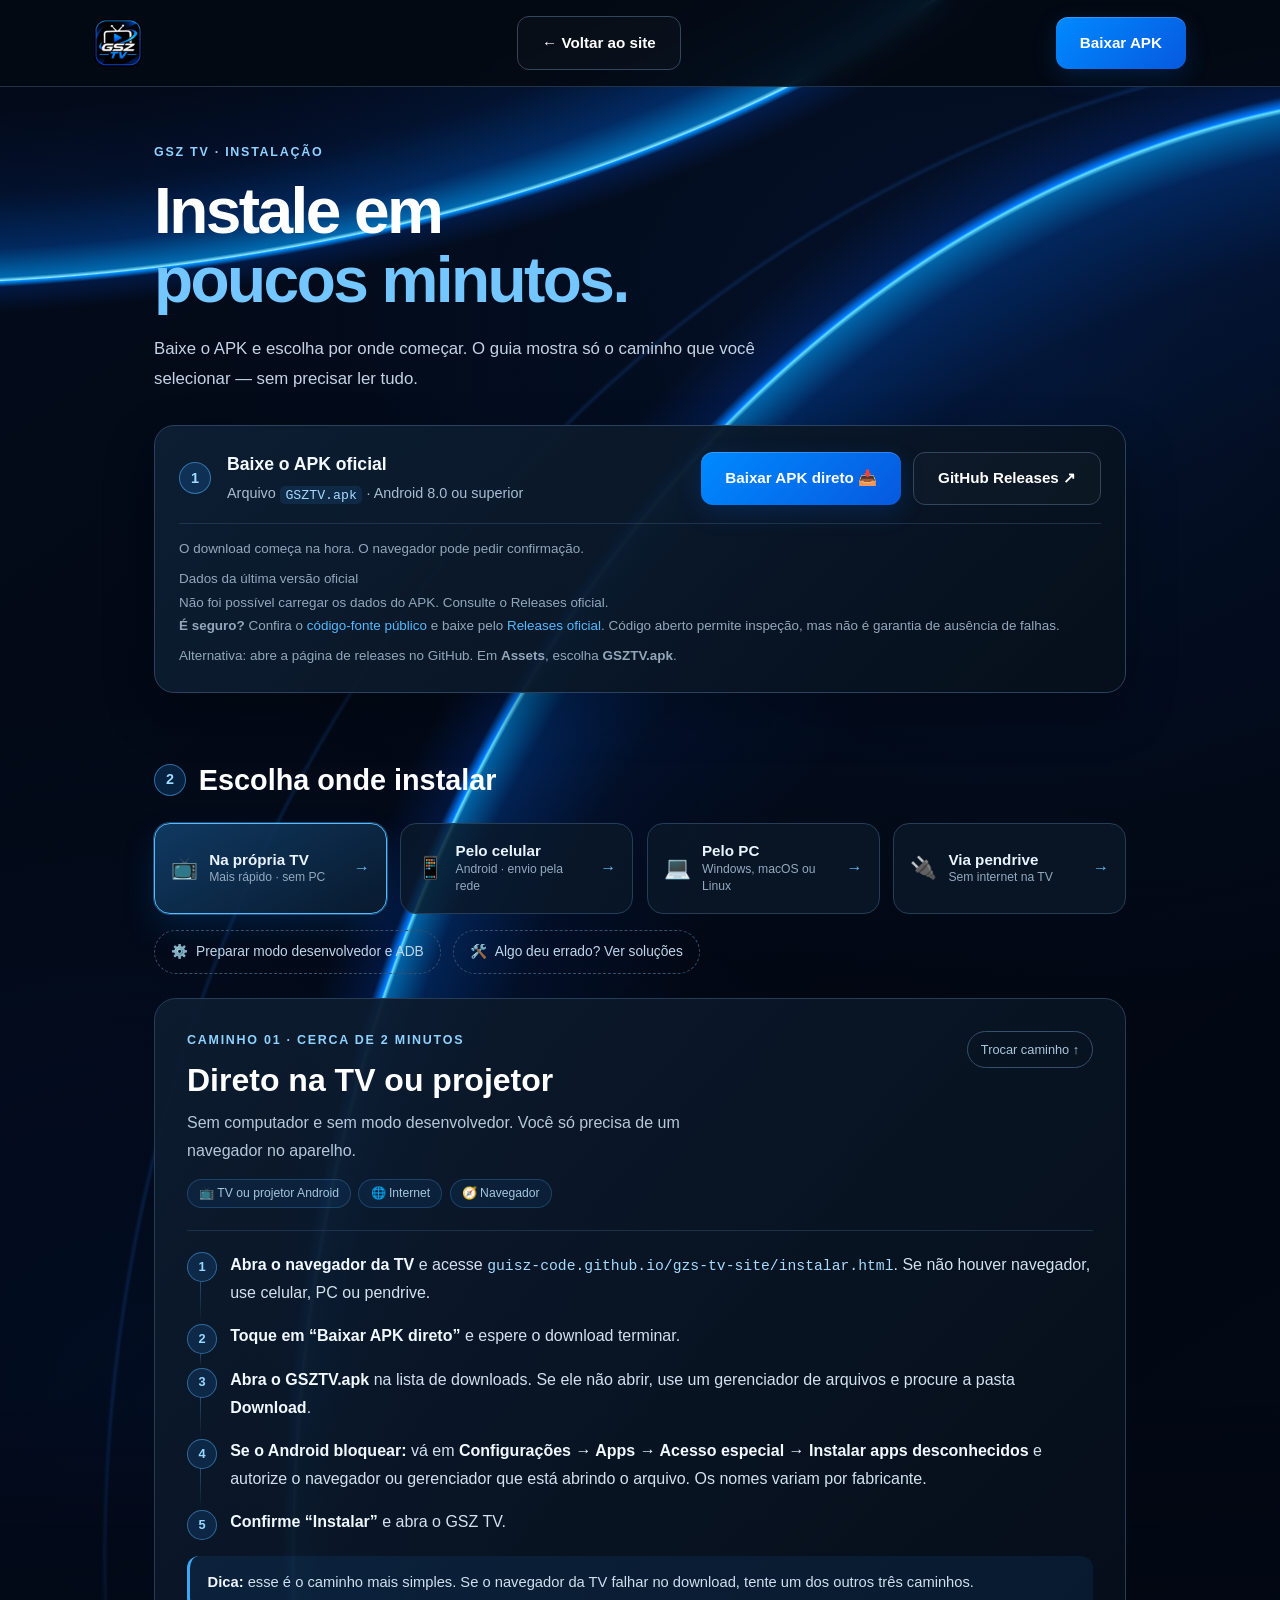
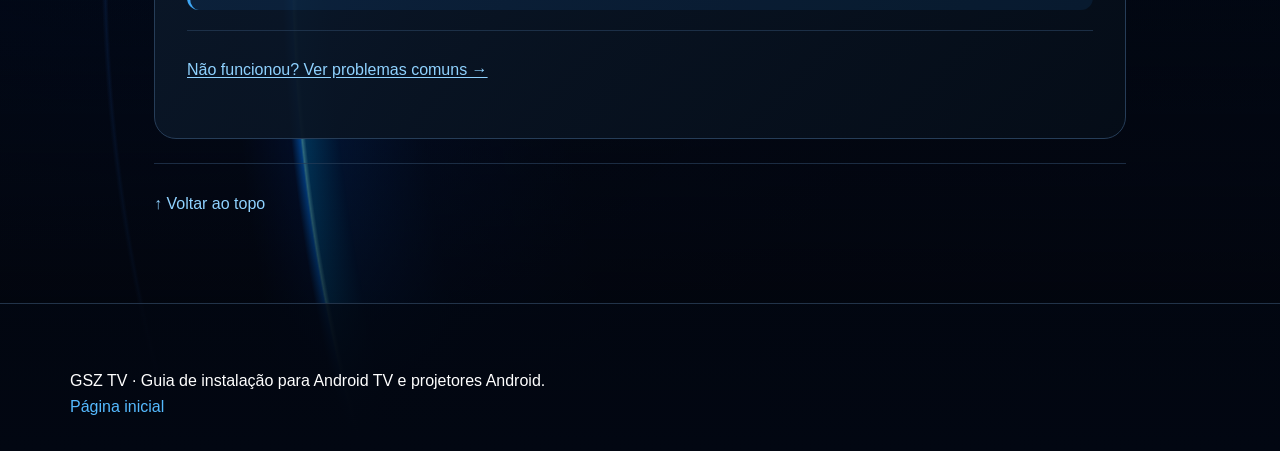
<file: instalar.html>
<!DOCTYPE html>
<html lang="pt-BR">
<head>
  <meta charset="UTF-8">
  <meta name="viewport" content="width=device-width, initial-scale=1.0">
  <title>Como baixar e instalar o GSZ TV — TV, celular, PC e pendrive</title>
  <meta name="description" content="Instale o GSZ TV na TV ou projetor Android: download direto, transferência por celular, computador ou pendrive e conexão ADB por USB ou Wi-Fi.">
  <meta name="theme-color" content="#040a12">
  <link rel="canonical" href="https://guisz-code.github.io/gzs-tv-site/instalar.html">
  <meta property="og:type" content="website">
  <meta property="og:url" content="https://guisz-code.github.io/gzs-tv-site/instalar.html">
  <meta property="og:title" content="Como baixar e instalar o GSZ TV">
  <meta property="og:description" content="Instale na TV ou projetor Android: escolha entre download direto, envio pelo celular, PC ou pendrive.">
  <meta property="og:image" content="https://guisz-code.github.io/gzs-tv-site/assets/img/social-card.jpg">
  <meta property="og:image:type" content="image/jpeg">
  <meta property="og:image:width" content="1200">
  <meta property="og:image:height" content="630">
  <meta property="og:image:alt" content="GSZ TV — launcher moderno para TV e projetor">
  <meta property="og:site_name" content="GSZ TV">
  <meta property="og:locale" content="pt_BR">
  <meta name="twitter:card" content="summary_large_image">
  <meta name="twitter:title" content="Como baixar e instalar o GSZ TV">
  <meta name="twitter:description" content="Guia de instalação na TV ou projetor Android, com opções pelo celular, PC e pendrive.">
  <meta name="twitter:image" content="https://guisz-code.github.io/gzs-tv-site/assets/img/social-card.jpg">
  <meta name="twitter:image:alt" content="GSZ TV — launcher moderno para TV e projetor">
  <script type="application/ld+json">
  {
    "@context": "https://schema.org",
    "@type": "HowTo",
    "name": "Como instalar o GSZ TV diretamente na TV ou projetor Android",
    "description": "Instalação pela própria TV com Android 8.0 ou superior, navegador e internet.",
    "inLanguage": "pt-BR",
    "url": "https://guisz-code.github.io/gzs-tv-site/instalar.html#pela-tv",
    "step": [
      {"@type": "HowToStep", "name": "Abra o navegador", "text": "Abra o navegador da TV e acesse guisz-code.github.io/gzs-tv-site/instalar.html."},
      {"@type": "HowToStep", "name": "Baixe o APK", "text": "Toque em Baixar APK direto e espere o download terminar."},
      {"@type": "HowToStep", "name": "Abra o arquivo", "text": "Abra GSZTV.apk nos downloads ou use um gerenciador de arquivos para acessar a pasta Download."},
      {"@type": "HowToStep", "name": "Autorize a instalação", "text": "Se o Android bloquear, autorize a instalação de apps desconhecidos para o navegador ou gerenciador usado. O caminho nas configurações varia por fabricante."},
      {"@type": "HowToStep", "name": "Instale e abra", "text": "Confirme Instalar e abra o GSZ TV."}
    ]
  }
  </script>
  <link rel="stylesheet" href="assets/css/style.css">
  <link rel="stylesheet" href="assets/css/instalar.css">
  <link rel="icon" type="image/webp" href="assets/img/logo-gsz-tv.webp">
</head>
<body class="pagina-instalacao">
  <nav class="navbar" aria-label="Navegação principal">
    <div class="nav-container">
      <a href="index.html" class="logo-link" aria-label="GSZ TV — página inicial"><img src="assets/img/logo-gsz-tv.webp" class="logo" alt="" width="256" height="256"></a>
      <a href="index.html" class="btn outline">← Voltar ao site</a>
      <a href="#direto" class="btn neon">Baixar APK</a>
    </div>
  </nav>

  <main class="guia container" data-guia-app>
    <header class="guia-abertura" id="downloads">
      <span class="guia-eyebrow">GSZ TV · Instalação</span>
      <h1>Instale em<br><span>poucos minutos.</span></h1>
      <p class="guia-sub">Baixe o APK e escolha por onde começar. O guia mostra só o caminho que você selecionar — sem precisar ler tudo.</p>

      <div class="guia-baixar" id="direto">
        <div class="guia-baixar-texto">
          <span class="guia-numero">1</span>
          <div>
            <strong>Baixe o APK oficial</strong>
            <p>Arquivo <code>GSZTV.apk</code> · Android 8.0 ou superior</p>
          </div>
        </div>
        <div class="guia-baixar-acoes">
          <a class="btn neon" href="https://github.com/guisz-code/GSZ-TV/releases/latest/download/GSZTV.apk" aria-describedby="direto-info">Baixar APK direto 📥</a>
          <a class="btn outline" id="releases" href="https://github.com/guisz-code/GSZ-TV/releases/latest" aria-describedby="releases-info">GitHub Releases ↗</a>
        </div>
        <p class="guia-baixar-nota" id="direto-info">O download começa na hora. O navegador pode pedir confirmação.</p>
        <div class="guia-baixar-nota" id="dados-apk">
          <p id="release-resumo">Dados da última versão oficial</p>
          <p id="apk-tamanho">Tamanho e SHA-256 disponíveis no GitHub Releases.</p>
          <div id="apk-hash" hidden>
            <p>SHA-256: <code id="apk-sha256" style="overflow-wrap: anywhere;"></code></p>
            <button class="btn outline" id="copiar-sha256" type="button">Copiar SHA-256</button>
            <p>Compare este código com o SHA-256 do arquivo baixado para conferir se são iguais. Isso verifica a integridade, não garante a segurança do aplicativo.</p>
          </div>
          <p id="apk-hash-status" role="status"></p>
          <p><strong>É seguro?</strong> Confira o <a href="https://github.com/guisz-code/GSZ-TV">código-fonte público</a> e baixe pelo <a href="https://github.com/guisz-code/GSZ-TV/releases/latest">Releases oficial</a>. Código aberto permite inspeção, mas não é garantia de ausência de falhas.</p>
        </div>
        <p class="guia-baixar-nota" id="releases-info">Alternativa: abre a página de releases no GitHub. Em <strong>Assets</strong>, escolha <strong>GSZTV.apk</strong>.</p>
      </div>
    </header>

    <section class="guia-escolha" id="escolha" aria-labelledby="escolha-titulo">
      <h2 id="escolha-titulo"><span class="guia-numero">2</span> Escolha onde instalar</h2>
      <div class="guia-metodos">
        <a class="metodo" href="#pela-tv" data-guia="pela-tv" aria-current="true">
          <span class="metodo-icone" aria-hidden="true">📺</span>
          <span class="metodo-texto"><strong>Na própria TV</strong><small>Mais rápido · sem PC</small></span>
          <span class="metodo-seta" aria-hidden="true">→</span>
        </a>
        <a class="metodo" href="#pelo-celular" data-guia="pelo-celular">
          <span class="metodo-icone" aria-hidden="true">📱</span>
          <span class="metodo-texto"><strong>Pelo celular</strong><small>Android · envio pela rede</small></span>
          <span class="metodo-seta" aria-hidden="true">→</span>
        </a>
        <a class="metodo" href="#pelo-pc" data-guia="pelo-pc">
          <span class="metodo-icone" aria-hidden="true">💻</span>
          <span class="metodo-texto"><strong>Pelo PC</strong><small>Windows, macOS ou Linux</small></span>
          <span class="metodo-seta" aria-hidden="true">→</span>
        </a>
        <a class="metodo" href="#pendrive" data-guia="pendrive">
          <span class="metodo-icone" aria-hidden="true">🔌</span>
          <span class="metodo-texto"><strong>Via pendrive</strong><small>Sem internet na TV</small></span>
          <span class="metodo-seta" aria-hidden="true">→</span>
        </a>
      </div>
      <div class="guia-ajuda-cards">
        <a href="#preparar-adb" data-guia="preparar-adb"><span aria-hidden="true">⚙️</span> Preparar modo desenvolvedor e ADB</a>
        <a href="#problemas" data-guia="problemas"><span aria-hidden="true">🛠️</span> Algo deu errado? Ver soluções</a>
      </div>
    </section>

    <section class="guia-painel" id="pela-tv" data-painel tabindex="-1" aria-labelledby="titulo-pela-tv">
      <div class="guia-painel-topo">
        <div>
          <span class="guia-eyebrow">Caminho 01 · cerca de 2 minutos</span>
          <h2 id="titulo-pela-tv">Direto na TV ou projetor</h2>
          <p>Sem computador e sem modo desenvolvedor. Você só precisa de um navegador no aparelho.</p>
          <ul class="guia-requisitos">
            <li>📺 TV ou projetor Android</li>
            <li>🌐 Internet</li>
            <li>🧭 Navegador</li>
          </ul>
        </div>
        <a class="guia-trocar" href="#escolha">Trocar caminho ↑</a>
      </div>
      <ol class="guia-passos">
        <li><strong>Abra o navegador da TV</strong> e acesse <code>guisz-code.github.io/gzs-tv-site/instalar.html</code>. Se não houver navegador, use celular, PC ou pendrive.</li>
        <li><strong>Toque em “Baixar APK direto”</strong> e espere o download terminar.</li>
        <li><strong>Abra o GSZTV.apk</strong> na lista de downloads. Se ele não abrir, use um gerenciador de arquivos e procure a pasta <strong>Download</strong>.</li>
        <li><strong>Se o Android bloquear:</strong> vá em <strong>Configurações → Apps → Acesso especial → Instalar apps desconhecidos</strong> e autorize o navegador ou gerenciador que está abrindo o arquivo. Os nomes variam por fabricante.</li>
        <li><strong>Confirme “Instalar”</strong> e abra o GSZ TV.</li>
      </ol>
      <div class="guia-dica"><strong>Dica:</strong> esse é o caminho mais simples. Se o navegador da TV falhar no download, tente um dos outros três caminhos.</div>
      <p class="guia-links"><a href="#problemas" data-guia="problemas">Não funcionou? Ver problemas comuns →</a></p>
    </section>

    <section class="guia-painel" id="pelo-celular" data-painel tabindex="-1" aria-labelledby="titulo-pelo-celular" hidden>
      <div class="guia-painel-topo">
        <div>
          <span class="guia-eyebrow">Caminho 02 · cerca de 5 minutos</span>
          <h2 id="titulo-pelo-celular">Pelo celular Android</h2>
          <p>Baixe o APK no celular e envie para a TV. O modo mais simples é pela rede local, sem cabos.</p>
          <ul class="guia-requisitos">
            <li>📱 Celular Android</li>
            <li>📺 TV ou projetor Android</li>
            <li>📶 Mesma rede Wi-Fi</li>
          </ul>
        </div>
        <a class="guia-trocar" href="#escolha">Trocar caminho ↑</a>
      </div>
      <details class="guia-opcao">
        <summary><span>Enviar pela rede (sem ADB)</span><small>Recomendado</small></summary>
        <ol class="guia-passos">
          <li><strong>Conecte celular e TV na mesma rede Wi-Fi.</strong> Redes de convidados podem bloquear a comunicação entre aparelhos.</li>
          <li><strong>Instale um app de transferência nos dois:</strong> por exemplo, <strong>Send Files to TV</strong>, disponível na loja oficial do seu aparelho.</li>
          <li><strong>No celular:</strong> baixe o APK no topo desta página, abra o app e escolha <strong>Enviar / Send</strong>. Selecione <strong>GSZTV.apk</strong> e depois a TV na lista.</li>
          <li><strong>Na TV:</strong> abra o app e escolha <strong>Receber / Receive</strong> e espere o fim do envio.</li>
          <li><strong>Abra o arquivo recebido na TV</strong> (normalmente em Download), autorize apps desconhecidos para o gerenciador e toque em <strong>Instalar</strong>.</li>
        </ol>
        <div class="guia-dica"><strong>Por que esse caminho?</strong> Não exige cabo, depuração nem senha. Só precisa que os dois aparelhos estejam na mesma rede.</div>
      </details>
      <details class="guia-opcao">
        <summary><span>Enviar via ADB por Wi-Fi</span><small>Avançado</small></summary>
        <p class="guia-antes">Na TV, siga primeiro <a href="#preparar-adb" data-guia="preparar-adb">Preparar modo desenvolvedor e ADB</a>. O celular é só o cliente: não precisa ativar depuração nele.</p>
        <ol class="guia-passos">
          <li><strong>Instale no celular um cliente ADB remoto</strong> que aceite pareamento sem fio e instalação de APK local. Os menus mudam de app para app.</li>
          <li><strong>Na TV, abra “Depuração sem fio”.</strong> Se existir <strong>Parear dispositivo com código</strong>, toque nela para ver IP, porta de pareamento e código.</li>
          <li><strong>No celular, escolha Parear</strong> e informe o IP, a porta de pareamento e o código. Depois volte à tela principal da depuração sem fio.</li>
          <li><strong>Conecte usando a porta de conexão</strong> mostrada nessa tela. Ela costuma ser diferente da porta usada para parear.</li>
          <li><strong>Se a TV só tiver “Depuração pela rede”</strong> (método antigo, geralmente porta 5555), conecte direto ao IP e à porta informados. Não use código de pareamento e aceite a autorização na TV, se aparecer.</li>
          <li><strong>No cliente, use “Instalar APK”</strong>, escolha GSZTV.apk na pasta de downloads do celular e aguarde a confirmação. Abra o GSZ TV na TV ao terminar.</li>
        </ol>
        <div class="guia-atencao"><strong>Atenção:</strong> um terminal de shell remoto não instala arquivos sozinho. O app precisa permitir enviar o APK do celular para a TV.</div>
      </details>
      <details class="guia-opcao">
        <summary><span>Usar comandos no celular (Termux)</span><small>Terminal</small></summary>
        <p class="guia-antes">Alternativa para quem prefere digitar os comandos. Funciona em <strong>Android 11 ou superior</strong> e usa o próprio celular como cliente ADB. Na TV, ative a <a href="#preparar-adb" data-guia="preparar-adb">depuração sem fio</a> e mantenha os dois na mesma rede Wi-Fi.</p>
        <ol class="guia-passos">
          <li><strong>Instale o Termux pelo F-Droid</strong> (a versão da Play Store foi descontinuada). Abra o app e instale as ferramentas do Android:
            <pre><code>pkg update &amp;&amp; pkg install android-tools</code></pre>
          </li>
          <li><strong>Libere o acesso aos arquivos</strong> e confirme o APK baixado. Aceite a permissão de armazenamento quando o Android pedir:
            <pre><code>termux-setup-storage
ls /sdcard/Download/GSZTV.apk</code></pre>
          </li>
          <li><strong>Pareie com a TV</strong> usando o IP, a porta de pareamento e o código que aparecem em “Depuração sem fio → Parear dispositivo com código”:
            <pre><code>adb pair IP_DA_TV:PORTA_PAREAMENTO</code></pre>
          </li>
          <li><strong>Conecte pela porta de conexão</strong> exibida na tela principal da depuração sem fio e confira se o aparelho aparece:
            <pre><code>adb connect IP_DA_TV:PORTA_CONEXAO
adb devices</code></pre>
          </li>
          <li><strong>Instale o APK e abra o GSZ TV na TV.</strong> Se a TV pedir autorização, aceite antes de repetir o comando:
            <pre><code>adb install -r /sdcard/Download/GSZTV.apk</code></pre>
          </li>
        </ol>
        <div class="guia-dica"><strong>Caminho do arquivo:</strong> se <code>/sdcard/Download/</code> não existir, tente <code>/storage/emulated/0/Download/GSZTV.apk</code>. O comando <code>ls</code> mostra o conteúdo da pasta.</div>
        <div class="guia-atencao"><strong>Limitações:</strong> alguns fabricantes bloqueiam ADB a partir do próprio celular e o pareamento depende do Android 11+. Não use <code>adb pair</code> no modo antigo “Depuração pela rede”: nele, conecte direto ao IP e à porta informados. Ao terminar, rode <code>adb disconnect</code>.</div>
      </details>
      <details class="guia-opcao">
        <summary><span>Enviar via ADB por cabo USB</span><small>Só se a TV aceitar</small></summary>
        <p class="guia-antes">Poucas TVs e projetores aceitam esse tipo de conexão. O celular precisa ter <strong>USB OTG / modo host</strong> e um cliente ADB com suporte a USB.</p>
        <ol class="guia-passos">
          <li><strong>Confira no manual</strong> se a porta USB da TV é de <strong>dados com suporte a ADB</strong>. Muitas portas servem apenas para pendrive.</li>
          <li><strong>Ative a depuração USB na TV</strong> seguindo <a href="#preparar-adb" data-guia="preparar-adb">Preparar modo desenvolvedor e ADB</a>.</li>
          <li><strong>Conecte o celular à porta de dados da TV</strong> com adaptador OTG e cabo compatíveis. Não use a entrada de energia do projetor como porta de dados e nunca ligue duas portas USB-A host com um cabo comum.</li>
          <li><strong>Aceite no celular o acesso ao dispositivo USB</strong> e, na TV, a chave de depuração que aparecer.</li>
          <li><strong>No cliente ADB, use “Instalar APK”</strong>, selecione GSZTV.apk e espere a confirmação. Depois desconecte o cabo.</li>
        </ol>
        <div class="guia-atencao"><strong>Se o cliente não encontrar a TV,</strong> o modelo provavelmente não aceita ADB por USB. Use o envio pela rede ou o pendrive.</div>
      </details>
      <p class="guia-links"><a href="#problemas" data-guia="problemas">Não funcionou? Ver problemas comuns →</a></p>
    </section>

    <section class="guia-painel" id="pelo-pc" data-painel tabindex="-1" aria-labelledby="titulo-pelo-pc" hidden>
      <div class="guia-painel-topo">
        <div>
          <span class="guia-eyebrow">Caminho 03 · cerca de 10 minutos</span>
          <h2 id="titulo-pelo-pc">Pelo computador ou notebook</h2>
          <p>A forma mais direta é instalar por ADB, com o cabo USB ou pela rede Wi-Fi.</p>
          <ul class="guia-requisitos">
            <li>💻 Windows, macOS ou Linux</li>
            <li>🔗 Cabo USB ou Wi-Fi</li>
            <li>📦 Platform-Tools</li>
          </ul>
        </div>
        <a class="guia-trocar" href="#escolha">Trocar caminho ↑</a>
      </div>

      <h3 class="guia-subtitulo">Antes de começar</h3>
      <ol class="guia-passos">
        <li><strong>Baixe o GSZTV.apk</strong> no topo desta página.</li>
        <li><strong>Baixe as <a href="https://developer.android.com/tools/releases/platform-tools?hl=pt-br">Platform-Tools oficiais do Google</a></strong> e extraia o ZIP para uma pasta fácil de achar.</li>
        <li><strong>Copie o APK para a pasta platform-tools</strong> e abra um terminal nela. No Windows, clique com o botão direito na pasta e escolha “Abrir no Terminal”.</li>
      </ol>
      <p class="guia-antes">Os comandos abaixo usam <code>.\adb</code> no <strong>PowerShell</strong>. No macOS/Linux, use <code>./adb</code>. Se o ADB já estiver instalado no sistema, basta digitar <code>adb</code>.</p>
      <pre><code>.\adb version</code></pre>
      <p class="guia-antes">Apareceu a versão do Android Debug Bridge? Então escolha como conectar:</p>

      <details class="guia-opcao">
        <summary><span>Cabo USB</span><small>Mais estável</small></summary>
        <ol class="guia-passos">
          <li><strong>Ative a depuração USB na TV</strong> seguindo <a href="#preparar-adb" data-guia="preparar-adb">Preparar modo desenvolvedor e ADB</a>. A porta precisa aceitar ADB, não apenas pendrive.</li>
          <li><strong>Conecte o cabo de dados</strong> entre a TV e o PC. Evite cabo USB-A para USB-A entre duas portas host; se o modelo não aceitar cabo, use Wi-Fi.</li>
          <li><strong>Rode o comando</strong> e aceite na TV o aviso “Permitir depuração USB?”. Se o aparelho não aparecer, rode de novo.</li>
        </ol>
        <pre><code>.\adb devices</code></pre>
        <p class="guia-antes">O estado precisa ser <strong>device</strong>. No Windows, se não aparecer, pode faltar o driver ADB do fabricante. Então instale:</p>
        <pre><code>.\adb install -r "GSZTV.apk"</code></pre>
        <p class="guia-antes">Espere a mensagem <strong>Success</strong> e abra o GSZ TV na TV. O <code>-r</code> atualiza uma instalação existente sem apagar os dados, desde que a assinatura seja a mesma.</p>
      </details>

      <details class="guia-opcao">
        <summary><span>Wi-Fi com código de pareamento</span><small>Quando a TV oferece</small></summary>
        <ol class="guia-passos">
          <li><strong>Deixe PC e TV na mesma rede</strong> e ative <strong>Depuração sem fio</strong> nas opções do desenvolvedor da TV.</li>
          <li><strong>Na TV, toque em “Parear dispositivo com código”</strong> e use o IP e a porta de pareamento mostrados:
            <pre><code>.\adb pair IP_DA_TV:PORTA_PAREAMENTO</code></pre>
          </li>
          <li><strong>Digite o código</strong> quando o terminal pedir. Depois volte à tela principal da depuração sem fio, copie o IP e a <strong>porta de conexão</strong> e rode:
            <pre><code>.\adb connect IP_DA_TV:PORTA_CONEXAO
.\adb devices
.\adb install -r "GSZTV.apk"</code></pre>
          </li>
        </ol>
        <div class="guia-dica"><strong>Exemplo:</strong> <code>192.168.1.50:37123</code>. Os números são só ilustrativos — use sempre os que aparecem na sua TV. A porta de conexão muda ao reativar a depuração.</div>
      </details>

      <details class="guia-opcao">
        <summary><span>Wi-Fi no modo antigo (porta 5555)</span><small>Firmwares mais antigos</small></summary>
        <ol class="guia-passos">
          <li><strong>Se a TV tiver “Depuração pela rede”,</strong> ative e use o IP e a porta mostrados. Não rode <code>adb pair</code> nesse modo.</li>
          <li><strong>Se não tiver, mas aceitar ADB por USB,</strong> conecte o cabo, autorize o PC e confirme o estado device. Com apenas a TV conectada, rode:
            <pre><code>.\adb tcpip 5555</code></pre>
          </li>
          <li><strong>Veja o IP da TV em Configurações → Rede.</strong> Desconecte o cabo, conecte pela rede e instale:
            <pre><code>.\adb connect IP_DA_TV:5555
.\adb devices
.\adb install -r "GSZTV.apk"</code></pre>
          </li>
        </ol>
        <div class="guia-atencao"><strong>Depende do firmware.</strong> Se a TV não tiver depuração de rede e não aceitar ADB USB, use o envio direto, um app de transferência ou o pendrive. Para voltar ao modo USB, rode <code>.\adb usb</code> enquanto ainda estiver conectado.</div>
      </details>

      <div class="guia-dica"><strong>Mais de um aparelho conectado?</strong> Use <code>.\adb -s SERIAL install -r "GSZTV.apk"</code>, trocando SERIAL pelo código mostrado em <code>.\adb devices</code>. Para encerrar conexões de rede, rode <code>.\adb disconnect</code>. Isso não desativa a depuração na TV.</div>
      <p class="guia-links"><a href="#problemas" data-guia="problemas">Não funcionou? Ver problemas comuns →</a></p>
    </section>

    <section class="guia-painel" id="pendrive" data-painel tabindex="-1" aria-labelledby="titulo-pendrive" hidden>
      <div class="guia-painel-topo">
        <div>
          <span class="guia-eyebrow">Caminho 04 · cerca de 3 minutos</span>
          <h2 id="titulo-pendrive">Via pendrive</h2>
          <p>Ideal quando a TV não tem navegador ou a internet do aparelho é instável.</p>
          <ul class="guia-requisitos">
            <li>💾 Pendrive</li>
            <li>🔌 Porta USB na TV</li>
            <li>🖥️ PC ou celular para copiar</li>
          </ul>
        </div>
        <a class="guia-trocar" href="#escolha">Trocar caminho ↑</a>
      </div>
      <ol class="guia-passos">
        <li><strong>Baixe o GSZTV.apk</strong> no PC ou no celular e copie para o pendrive. No celular, pode ser necessário um adaptador OTG.</li>
        <li><strong>Use um formato que a TV leia:</strong> FAT32 costuma funcionar; exFAT depende do aparelho. Se for formatar, copie antes os arquivos, porque a formatação apaga tudo.</li>
        <li><strong>Ejete o pendrive com segurança</strong> e conecte na porta USB da TV destinada a armazenamento.</li>
        <li><strong>Abra um gerenciador de arquivos na TV,</strong> selecione a unidade USB e toque em GSZTV.apk.</li>
        <li><strong>Autorize apps desconhecidos</strong> para o gerenciador quando o aviso aparecer, volte ao arquivo e confirme <strong>Instalar</strong>.</li>
      </ol>
      <div class="guia-dica"><strong>Sem mistério:</strong> este caminho não precisa de ADB, modo desenvolvedor nem depuração. A porta de pendrive é diferente de uma porta de dados ADB.</div>
      <p class="guia-links"><a href="#problemas" data-guia="problemas">Não funcionou? Ver problemas comuns →</a></p>
    </section>

    <section class="guia-painel" id="preparar-adb" data-painel tabindex="-1" aria-labelledby="titulo-preparar-adb" hidden>
      <div class="guia-painel-topo">
        <div>
          <span class="guia-eyebrow">Preparação · só para os caminhos com ADB</span>
          <h2 id="titulo-preparar-adb">Modo desenvolvedor e depuração</h2>
          <p>Faça isso na TV ou projetor que vai receber o GSZ TV. Não é preciso root nem desbloquear o bootloader.</p>
        </div>
        <a class="guia-trocar" href="#escolha">Trocar caminho ↑</a>
      </div>
      <ol class="guia-passos">
        <li><strong>Abra Configurações → Sistema → Sobre.</strong> Em alguns aparelhos o caminho é Preferências do dispositivo → Sobre.</li>
        <li><strong>Toque cerca de 7 vezes em “Compilação”</strong> (ou “Número da versão” / “Android TV OS build”) até aparecer “Você agora é um desenvolvedor”. Se pedir PIN, informe o do próprio aparelho.</li>
        <li><strong>Volte e abra “Opções do desenvolvedor”.</strong> Se houver uma chave geral, ative.</li>
        <li><strong>Para cabo USB:</strong> ative <strong>Depuração USB</strong>, conecte o PC ou celular e aceite a chave exibida na TV. Marque “Sempre permitir” apenas em aparelhos de confiança.</li>
        <li><strong>Para Wi-Fi:</strong> ative <strong>Depuração sem fio</strong> (pareamento por código) ou <strong>Depuração pela rede</strong> (método antigo). Ativar só a depuração USB não libera a conexão Wi-Fi.</li>
        <li><strong>Anote IP e portas</strong> quando aparecerem. Use uma rede local de confiança e nunca encaminhe a porta ADB no roteador para a internet.</li>
      </ol>
      <div class="guia-atencao"><strong>Fabricante escondeu a opção?</strong> Não existe um caminho universal. Nesses casos, use a instalação pela própria TV, o envio de arquivo ou o pendrive.</div>
      <div class="guia-dica"><strong>Terminou?</strong> Desative a depuração que não for usar e revogue autorizações ou dispositivos pareados nas opções do desenvolvedor.</div>
      <div class="guia-links"><a href="#pelo-celular" data-guia="pelo-celular">← Continuar pelo celular</a><a href="#pelo-pc" data-guia="pelo-pc">← Continuar pelo computador</a></div>
    </section>

    <section class="guia-painel" id="problemas" data-painel tabindex="-1" aria-labelledby="titulo-problemas" hidden>
      <div class="guia-painel-topo">
        <div>
          <span class="guia-eyebrow">Socorro rápido</span>
          <h2 id="titulo-problemas">Algo não funcionou?</h2>
          <p>Toque no problema para ver a solução. Comece pelo mais parecido com o seu caso.</p>
        </div>
        <a class="guia-trocar" href="#escolha">Trocar caminho ↑</a>
      </div>
      <details class="guia-problema">
        <summary>O ADB mostra <code>unauthorized</code></summary>
        <p>Olhe a tela da TV e aceite a autorização. Se o aviso não aparecer, reconecte. Também vale revogar as autorizações de depuração na TV e autorizar de novo.</p>
      </details>
      <details class="guia-problema">
        <summary>O aparelho não aparece, fica offline ou dá <code>connection refused</code></summary>
        <p>Confira cabo de dados, porta ADB, driver, IP e porta atuais. No Wi-Fi, confirme que PC e TV estão na mesma rede e que a depuração está ativa. Pareamento e conexão usam portas diferentes. Verifique a permissão do ADB na rede privada do firewall — não desative o firewall inteiro.</p>
      </details>
      <details class="guia-problema">
        <summary>Aparece <code>more than one device/emulator</code></summary>
        <p>Use o identificador mostrado em <code>adb devices</code> junto com a opção <code>-s</code>, ou desconecte os outros aparelhos antes de instalar.</p>
      </details>
      <details class="guia-problema">
        <summary>Erro <code>INSTALL_FAILED_UPDATE_INCOMPATIBLE</code></summary>
        <p>A assinatura do APK não corresponde à versão já instalada. Use o APK da mesma origem da instalação anterior. Desinstalar resolve, mas apaga os dados e as configurações do app.</p>
      </details>
      <details class="guia-problema">
        <summary>Arquivo inválido, versão antiga ou pouco espaço</summary>
        <p>Baixe de novo o APK mais recente, confirme Android 8.0 ou superior e libere armazenamento. Não tente instalar os arquivos “Source code” do GitHub: o correto é <strong>GSZTV.apk</strong>.</p>
      </details>

      <h3 class="guia-subtitulo">Instalou? Agora abra o GSZ TV</h3>
      <p class="guia-antes">Na TV, abra o app e configure temas e atalhos. Em aparelhos compatíveis, use a opção <strong>Início</strong> nas configurações do launcher para escolher a tela inicial — isso depende do sistema do aparelho.</p>
      <p class="guia-antes">Para atualizar, instale o APK novo por cima do atual, sem desinstalar. Dentro do GSZ TV, consulte também <strong>Configurações → Atualizações</strong>.</p>
      <div class="guia-links"><a href="#direto">↑ Baixar o APK</a><a href="index.html">Voltar ao site</a><a href="https://developer.android.com/tools/adb?hl=pt-br">Documentação oficial do ADB ↗</a></div>
    </section>
    <p class="guia-links"><a href="#downloads">↑ Voltar ao topo</a></p>
  </main>

  <footer class="footer"><div class="container"><p>GSZ TV · Guia de instalação para Android TV e projetores Android.</p><a href="index.html">Página inicial</a></div></footer>
  <div id="tv-navigation-hint" class="tv-navigation-hint" role="status" hidden>Use as setas para navegar e OK para selecionar</div>
  <script src="assets/js/main.js"></script>
  <script src="assets/js/guia.js"></script>
</body>
</html>
</file>
<file: assets/css/style.css>
/* ============================================================
   GSZ TV — Site oficial
   Cores: azul neon, branco, preto
   ============================================================ */

:root {
  --cor-fundo: #040a12;
  --cor-fundo-secao: #07111e;
  --cor-card: #0d1928;
  --cor-borda: #223349;
  --azul-neon: #55baff;
  --azul-neon-suave: rgba(35, 145, 255, 0.15);
  --azul-neon-escuro: #0878eb;
  --branco: #ffffff;
  --branco-suave: #e5e5ea;
  --cinza: #a6b5c8;
  --sombra-neon: 0 0 18px rgba(35, 145, 255, 0.35);
  --transicao: all 0.35s ease;
}

* {
  margin: 0;
  padding: 0;
  box-sizing: border-box;
}

html {
  scroll-behavior: smooth;
}

body {
  background: var(--cor-fundo);
  color: var(--branco);
  font-family: 'Segoe UI', Roboto, Helvetica, Arial, sans-serif;
  line-height: 1.6;
  min-height: 100vh;
}

a {
  color: var(--azul-neon);
  text-decoration: none;
  transition: var(--transicao);
}

a:hover {
  color: #66fbff;
}

img {
  max-width: 100%;
  display: block;
}

/* ===== Navbar ===== */
.navbar {
  position: sticky;
  top: 0;
  z-index: 100;
  background: rgba(4, 10, 18, 0.88);
  backdrop-filter: blur(10px);
  border-bottom: 1px solid var(--cor-borda);
}

.nav-container {
  max-width: 1140px;
  margin: 0 auto;
  padding: 1rem 1.5rem;
  display: flex;
  align-items: center;
  justify-content: space-between;
  gap: 1.5rem;
}

.logo-link {
  display: flex;
  align-items: center;
}

.logo {
  width: 48px;
  height: 48px;
  filter: drop-shadow(0 0 10px var(--azul-neon));
  transition: var(--transicao);
}

.logo-link:hover .logo {
  filter: drop-shadow(0 0 20px var(--azul-neon));
}

.nav-links {
  display: flex;
  list-style: none;
  gap: 1.8rem;
  align-items: center;
}

.nav-links a {
  color: var(--branco-suave);
  font-weight: 500;
  font-size: 0.95rem;
}

.nav-links a:hover {
  color: var(--azul-neon);
}

/* ===== Hero ===== */
.hero {
  position: relative;
  max-width: 1140px;
  margin: 0 auto;
  padding: 5rem 1.5rem 6rem;
  display: grid;
  grid-template-columns: 1fr 1fr;
  gap: 3rem;
  align-items: center;
}

.hero-content .badge {
  display: inline-block;
  padding: 0.45rem 1rem;
  background: rgba(255, 255, 255, 0.07);
  color: #f4f9ff;
  border: 1px solid rgba(220, 240, 255, 0.32);
  border-radius: 999px;
  font-size: 0.8rem;
  font-weight: 700;
  letter-spacing: 1.2px;
  text-transform: uppercase;
  margin-bottom: 1rem;
}

.hero h1 {
  font-size: 3.5rem;
  line-height: 1.05;
  margin-bottom: 1rem;
  letter-spacing: -1px;
}

.hero h1 .dot {
  color: var(--azul-neon);
}

.lead {
  font-size: 1.15rem;
  color: var(--branco-suave);
  max-width: 460px;
  margin-bottom: 1.75rem;
}

.hero-actions {
  display: flex;
  gap: 1rem;
}

.hero-image {
  display: flex;
  justify-content: center;
  align-items: center;
}

.screenshot {
  width: 100%;
  max-width: 560px;
  height: auto;
  border-radius: 16px;
  border: 2px solid var(--cor-borda);
  box-shadow: var(--sombra-neon), 0 20px 40px rgba(0,0,0,0.5);
  transition: var(--transicao);
}

.screenshot:hover {
  transform: translateY(-4px);
  border-color: var(--azul-neon);
  box-shadow: 0 0 30px rgba(35, 145, 255, 0.55), 0 20px 50px rgba(0,0,0,0.6);
}

/* ===== Seções gerais ===== */
.section {
  padding: 5rem 1.5rem;
}

.container {
  max-width: 1140px;
  margin: 0 auto;
}

.bg-escuro {
  background: var(--cor-fundo-secao);
}

.titulo-secao {
  font-size: 2rem;
  text-align: center;
  margin-bottom: 0.5rem;
  letter-spacing: -0.5px;
}

.subtitulo {
  text-align: center;
  color: var(--cinza);
  margin-bottom: 3rem;
  max-width: 600px;
  margin-left: auto;
  margin-right: auto;
}

/* ===== Botões ===== */
.btn {
  display: inline-flex;
  align-items: center;
  justify-content: center;
  gap: 0.5rem;
  padding: 0.85rem 1.5rem;
  border-radius: 8px;
  font-weight: 600;
  font-size: 0.95rem;
  cursor: pointer;
  border: none;
  transition: var(--transicao);
}

.btn.neon {
  background: var(--azul-neon);
  color: #000;
  box-shadow: var(--sombra-neon);
}

.btn.neon:hover {
  background: #33fbff;
  box-shadow: 0 0 30px rgba(35, 145, 255, 0.65);
  transform: translateY(-2px);
}

.btn.outline {
  background: transparent;
  color: var(--branco);
  border: 1px solid var(--cor-borda);
}

.btn.outline:hover {
  border-color: var(--azul-neon);
  color: var(--azul-neon);
}

.btn-grande {
  padding: 1rem 2rem;
  font-size: 1.1rem;
}

/* ===== Alternador minimalista de temas, acima da imagem ===== */
.hero-image {
  display: flex;
  flex-direction: column;
  align-items: center;
}

.btn-alternar-tema {
  align-self: flex-end;
  margin: 0 0 0.65rem;
  padding: 0;
  border: 0;
  background: none;
  cursor: pointer;
  transition: transform 0.2s ease;
}

.btn-alternar-tema:hover {
  transform: translateY(-2px);
}

.btn-alternar-tema:focus-visible {
  outline: 2px solid #79caff;
  outline-offset: 4px;
  border-radius: 999px;
}

.tema-toggle {
  display: flex;
  align-items: center;
  justify-content: center;
  gap: 0.45rem;
  min-width: 112px;
  height: 36px;
  padding: 0 0.65rem;
  color: #f3f7fc;
  background: linear-gradient(135deg, #111b2b, #050b16);
  border: 1px solid #51627b;
  border-radius: 999px;
  box-shadow: 0 2px 10px #0005, inset 0 1px #ffffff16;
}

.tema-icone {
  display: grid;
  place-items: center;
  width: 18px;
  height: 22px;
  color: #f3f7fc;
  font-size: 1.15rem;
  line-height: 1;
  text-align: center;
  user-select: none;
  opacity: 0.58;
  transition: color 0.2s ease, opacity 0.2s ease, text-shadow 0.2s ease, transform 0.2s ease;
}

.tema-sol { color: #f5f7fb; }
.tema-lua { font-size: 1.05rem; }

.tema-divisor {
  width: 1px;
  height: 18px;
  background: #ffffff40;
}

.tema-marca {
  display: flex;
  flex-direction: column;
  align-items: center;
  gap: 1px;
  color: #079cff;
  font-size: 0.65rem;
  line-height: 0.9;
  letter-spacing: 0.05em;
  opacity: 0.58;
  transition: opacity 0.2s ease, filter 0.2s ease, transform 0.2s ease;
}

.tema-marca i {
  width: 14px;
  height: 7px;
  display: block;
  background: #079cff;
  clip-path: polygon(25% 0, 100% 20%, 75% 100%, 0 80%);
  box-shadow: 0 0 5px #079cff80;
}

.tema-marca b { font-weight: 800; }

.tema-icone.ativo {
  color: #16a5ff;
  opacity: 1;
  text-shadow: 0 0 9px #168effb3;
  transform: scale(1.12);
}

.tema-marca.ativo {
  opacity: 1;
  filter: drop-shadow(0 0 5px #168effa6);
  transform: scale(1.08);
}

.btn-alternar-tema.animando .tema-toggle {
  animation: tema-troca 460ms ease;
}

@keyframes tema-troca {
  0% { transform: scale(1); box-shadow: 0 2px 10px #0005, inset 0 1px #ffffff16; }
  45% { transform: scale(1.08); box-shadow: 0 0 18px #168eff70, inset 0 1px #ffffff30; }
  100% { transform: scale(1); box-shadow: 0 2px 10px #0005, inset 0 1px #ffffff16; }
}

@media (prefers-reduced-motion: reduce) {
  .btn-alternar-tema.animando .tema-toggle { animation: none; }
}

/* ===== Sobre ===== */
.sobre-grid {
  display: grid;
  grid-template-columns: minmax(0, 1.55fr) minmax(260px, 0.85fr);
  gap: 1.25rem;
  align-items: stretch;
}

.sobre-texto {
  max-width: none;
  padding: clamp(1.5rem, 4vw, 3rem);
  background: linear-gradient(125deg, rgba(15, 34, 55, 0.84), rgba(7, 15, 26, 0.78));
  border: 1px solid rgba(115, 161, 205, 0.16);
  border-left: 3px solid #168eff;
  border-radius: 0 20px 20px 0;
  box-shadow: 0 20px 55px rgba(0, 0, 0, 0.18);
}

.sobre-ficha {
  display: flex;
  flex-direction: column;
  padding: clamp(1.35rem, 3vw, 2rem);
  background: linear-gradient(155deg, rgba(13, 26, 42, 0.92), rgba(7, 13, 22, 0.88));
  border: 1px solid rgba(115, 161, 205, 0.16);
  border-radius: 20px;
}

.ficha-cabecalho {
  display: flex;
  align-items: center;
  gap: 0.8rem;
  padding-bottom: 1.1rem;
  border-bottom: 1px solid rgba(255, 255, 255, 0.08);
}

.ficha-sinal {
  display: grid;
  place-items: center;
  width: 38px;
  height: 38px;
  color: #71bdff;
  background: #168eff1c;
  border: 1px solid #168eff38;
  border-radius: 12px;
}

.ficha-cabecalho h3 { font-size: 1.05rem; }
.ficha-cabecalho p { color: var(--cinza); font-size: 0.82rem; }

.ficha-lista { margin: 0; }

.ficha-lista > div {
  display: flex;
  flex-direction: column;
  gap: 0.18rem;
  padding: 0.8rem 0;
  border-bottom: 1px solid rgba(255, 255, 255, 0.06);
}

.ficha-lista dt {
  color: var(--cinza);
  font-size: 0.78rem;
}

.ficha-lista dd {
  margin: 0;
  color: var(--branco-suave);
  font-size: 0.9rem;
  line-height: 1.45;
}

.ficha-desenvolvedor {
  display: flex;
  align-items: center;
  gap: 0.8rem;
  margin-top: auto;
  padding-top: 1.15rem;
}

.desenvolvedor-avatar {
  position: relative;
  overflow: hidden;
  display: grid;
  place-items: center;
  flex: 0 0 42px;
  height: 42px;
  color: #fff;
  font-size: 0.82rem;
  font-weight: 700;
  background: linear-gradient(140deg, #168eff, #0759df);
  border-radius: 50%;
  box-shadow: 0 5px 16px #0878eb3d;
}

.desenvolvedor-avatar img {
  position: absolute;
  inset: 0;
  width: 100%;
  height: 100%;
  object-fit: cover;
  border-radius: inherit;
}

.ficha-desenvolvedor > div { display: flex; flex-direction: column; gap: 0.12rem; }
.desenvolvedor-legenda { color: var(--cinza); font-size: 0.74rem; }
.ficha-desenvolvedor strong { color: var(--branco-suave); font-size: 0.88rem; }
.ficha-desenvolvedor a { font-size: 0.82rem; }

.sobre-texto h2 {
  margin-bottom: 1.15rem;
  font-size: clamp(1.7rem, 3vw, 2.2rem);
  letter-spacing: -0.035em;
}

.sobre-texto p {
  color: var(--branco-suave);
  max-width: 780px;
  margin-bottom: 0.9rem;
  line-height: 1.8;
}

.destaques {
  display: grid;
  grid-template-columns: repeat(3, minmax(0, 1fr));
  gap: 0.85rem;
  margin-top: 1.7rem;
}

.destaque {
  display: flex;
  flex-direction: column;
  gap: 0.3rem;
  min-width: 0;
  padding: 1rem 1.1rem;
  background: rgba(255, 255, 255, 0.035);
  border: 1px solid rgba(255, 255, 255, 0.07);
  border-radius: 12px;
}

.destaque .numero {
  font-size: 1.2rem;
  font-weight: 700;
  color: #58adff;
}

.destaque .rotulo {
  font-size: 0.85rem;
  line-height: 1.45;
  color: var(--cinza);
}

@media (max-width: 760px) {
  .sobre-texto { padding: 1.5rem; }
  .destaques { grid-template-columns: repeat(2, minmax(0, 1fr)); }
  .destaque:last-child { grid-column: 1 / -1; }
}

@media (max-width: 520px) {
  .sobre-texto { padding: 1.25rem; }
  .sobre-texto p { font-size: 0.95rem; }
  .destaques { grid-template-columns: 1fr; gap: 0.65rem; margin-top: 1.25rem; }
  .destaque:last-child { grid-column: auto; }
  .destaque { padding: 0.85rem 1rem; }
}

.sobre-imagem {
  display: flex;
  justify-content: center;
}

.suave {
  box-shadow: none;
  border: 1px solid var(--cor-borda);
}

/* ===== Recursos ===== */
.grid-recursos {
  display: grid;
  grid-template-columns: repeat(auto-fit, minmax(220px, 1fr));
  gap: 1.75rem;
}

.card {
  background: var(--cor-card);
  border: 1px solid var(--cor-borda);
  border-radius: 14px;
  padding: 2rem 1.5rem;
  transition: var(--transicao);
}

.card:hover {
  border-color: var(--azul-neon);
  box-shadow: var(--sombra-neon);
  transform: translateY(-3px);
}

.icone {
  font-size: 2rem;
  margin-bottom: 1rem;
  display: block;
}

.card h3 {
  font-size: 1.1rem;
  margin-bottom: 0.75rem;
}

.card p {
  color: var(--cinza);
  font-size: 0.9rem;
}

/* ===== Galeria ===== */
.galeria {
  text-align: center;
}

.grid-galeria {
  display: grid;
  grid-template-columns: repeat(auto-fit, minmax(240px, 1fr));
  gap: 1.5rem;
}

.galeria-item {
  position: relative;
  aspect-ratio: 16 / 9;
  border-radius: 14px;
  border: 2px dashed var(--cor-borda);
  background: var(--cor-card);
  overflow: hidden;
  display: flex;
  align-items: center;
  justify-content: center;
  transition: var(--transicao);
}

.galeria-item:hover {
  border-color: var(--azul-neon);
  background: rgba(35, 145, 255, 0.05);
}

.placeholder-conteudo {
  text-align: center;
  color: var(--cinza);
}

.icone-placeholder {
  font-size: 2.5rem;
  display: block;
  margin-bottom: 0.75rem;
}

.placeholder-conteudo p {
  font-size: 0.9rem;
}

/* ===== Baixar ===== */
.baixar-teaser {
  max-width: 760px;
  margin: 0 auto;
  text-align: center;
}

.baixar-etiqueta {
  display: inline-block;
  margin-bottom: 1rem;
  padding: 0.35rem 0.9rem;
  border: 1px solid rgba(85, 186, 255, 0.35);
  border-radius: 999px;
  color: #9fd6ff;
  font-size: 0.78rem;
  font-weight: 700;
  letter-spacing: 0.12em;
  text-transform: uppercase;
}

.baixar-teaser p {
  max-width: 600px;
  margin: 1rem auto 0;
  color: var(--branco-suave);
  line-height: 1.8;
}

.baixar-caminhos {
  display: flex;
  flex-wrap: wrap;
  justify-content: center;
  gap: 0.6rem;
  list-style: none;
  margin: 1.75rem 0;
  padding: 0;
}

.baixar-caminhos li {
  display: inline-flex;
  align-items: center;
  gap: 0.45rem;
  padding: 0.5rem 0.95rem;
  background: rgba(13, 25, 40, 0.85);
  border: 1px solid var(--cor-borda);
  border-radius: 999px;
  color: #cfe0ee;
  font-size: 0.87rem;
}

.baixar-teaser .btn {
  white-space: normal;
}

.baixar-teaser .nota {
  max-width: 560px;
  margin: 1.25rem auto 0;
}

.nota {
  margin-top: 1.5rem;
  font-size: 0.85rem;
  color: var(--cinza);
}

/* ===== Footer ===== */
.footer {
  border-top: 1px solid var(--cor-borda);
  padding: 4rem 1.5rem 2rem;
  background: var(--cor-fundo);
}

.footer-grid {
  display: grid;
  grid-template-columns: 1fr 1fr 1fr;
  gap: 2rem;
  margin-bottom: 2.5rem;
}

.logo-footer {
  width: 40px;
  height: 40px;
  margin-bottom: 1rem;
  filter: drop-shadow(0 0 8px var(--azul-neon));
}

.footer-marca p {
  color: var(--cinza);
  font-size: 0.9rem;
  max-width: 320px;
  line-height: 1.6;
}

.footer-links h2,
.footer-contato h2 {
  font-size: 1rem;
  margin-bottom: 1rem;
  color: var(--branco);
}

.footer-links ul {
  list-style: none;
  display: flex;
  flex-direction: column;
  gap: 0.6rem;
}

.footer-links a {
  color: var(--branco-suave);
  font-size: 0.9rem;
}

.footer-links a:hover {
  color: var(--azul-neon);
}

.footer-contato p {
  color: var(--branco-suave);
  font-size: 0.9rem;
  margin-bottom: 0.5rem;
}

.footer-copy {
  border-top: 1px solid var(--cor-borda);
  padding-top: 1.5rem;
  text-align: center;
  color: var(--cinza);
  font-size: 0.85rem;
}

.footer-copy a {
  color: var(--azul-neon);
}

/* ===== Responsivo ===== */
@media (max-width: 900px) {
  .hero {
    grid-template-columns: 1fr;
    padding: 4rem 1.5rem 5rem;
    text-align: center;
  }
  .hero h1 {
    font-size: 2.6rem;
  }
  .hero-content {
    display: flex;
    flex-direction: column;
    align-items: center;
  }
  .hero-actions {
    justify-content: center;
  }
  .hero-image {
    order: -1;
    margin-bottom: 2rem;
  }
  .sobre-grid {
    grid-template-columns: 1fr;
    gap: 2rem;
  }
  .sobre-imagem {
    order: -1;
  }
  .destaques {
    justify-content: center;
  }
  .footer-grid {
    grid-template-columns: 1fr;
  }
}

@media (max-width: 520px) {
  .nav-container {
    flex-direction: column;
    gap: 1rem;
    align-items: stretch;
  }
  .nav-links {
    justify-content: center;
    flex-wrap: wrap;
    gap: 1.2rem;
  }
  .hero-actions {
    flex-direction: column;
    width: 100%;
    max-width: 300px;
  }
  .btn {
    width: 100%;
  }
}
/* Acabamento inspirado nos tons azuis da tela inicial do GSZ TV. */
body {
  background: #020712;
  isolation: isolate;
  position: relative;
}

/* A aurora acompanha a página e escurece gradualmente até o rodapé. */
body::before {
  content: "";
  position: absolute;
  inset: 0;
  z-index: -1;
  pointer-events: none;
  background:
    linear-gradient(to bottom, transparent 0%, transparent 68%, rgba(2, 5, 14, 0.16) 71%, rgba(2, 5, 14, 0.62) 88%, #02040a 100%),
    radial-gradient(ellipse 110vw 800px at -10% -500px,
      transparent 77%, rgba(0, 62, 180, 0.12) 87%,
      rgba(0, 112, 255, 0.3) 94%, rgba(0, 156, 255, 0.65) 97.6%,
      #8aeaff 98%, #008dff 98.15%, rgba(0, 92, 255, 0.18) 98.8%, transparent 102%),
    radial-gradient(ellipse 95vw 1500px at 116% 76%,
      transparent 76%, rgba(0, 62, 180, 0.1) 88%,
      rgba(0, 104, 255, 0.25) 95%, rgba(0, 156, 255, 0.6) 97.7%,
      #62dfff 98%, #007aff 98.15%, rgba(0, 82, 255, 0.16) 98.9%, transparent 103%),
    radial-gradient(ellipse 110vw 1550px at 116% 76%,
      transparent 97.8%, rgba(31, 115, 238, 0.17) 98%, transparent 98.25%),
    radial-gradient(ellipse 90vw 900px at 82% 18%, rgba(8, 67, 153, 0.16), transparent 72%),
    radial-gradient(ellipse 90vw 1000px at 12% 68%, rgba(0, 48, 126, 0.13), transparent 72%),
    linear-gradient(145deg, #030b1b, #020712 55%, #020916);
}

.bg-escuro {
  background: linear-gradient(110deg, rgba(5, 15, 30, 0.82), rgba(7, 23, 44, 0.5), rgba(3, 12, 26, 0.82));
}
.footer { background: linear-gradient(180deg, rgba(2, 7, 18, 0.7), #020712); }

html { scroll-padding-top: 150px; }
.hero { gap: 2.5rem; padding-top: 6rem; padding-bottom: 6rem; }
.hero h1 { font-size: clamp(3rem, 6vw, 5rem); letter-spacing: -0.055em; }
.hero h1 .dot { color: #168eff; }
.hero-title { line-height: 0; }
.hero-wordmark { width: min(100%, 520px); height: auto; filter: drop-shadow(0 8px 24px rgba(0, 0, 0, 0.22)); }
.lead { color: #bdcbdc; line-height: 1.8; }
.logo { filter: none; border-radius: 12px; }
.logo-link { gap: 12px; color: white; font-size: 1.15rem; font-weight: 750; letter-spacing: -.03em; }
.btn { border-radius: 12px; }
.btn.neon { background: linear-gradient(135deg, #008aff, #0759df); color: #fff; box-shadow: 0 8px 24px #0066ee30, inset 0 1px #ffffff30; }
.btn.neon:hover { background: linear-gradient(135deg, #219aff, #1768ed); box-shadow: 0 10px 30px #0066ee45; }
.btn.outline { background: #ffffff05; border-color: #34465c; }
.screenshot { border: 1px solid #3a5976; border-radius: 18px; box-shadow: 0 24px 60px #0008, 0 0 45px #007aff12; }
.screenshot:hover { box-shadow: 0 24px 60px #0008, 0 0 45px #007aff25; }
.card { background: linear-gradient(145deg, #122237, #0a1421); border-radius: 18px; }
.card:hover { box-shadow: 0 14px 35px #0004; border-color: #347cb5; }
.bg-escuro { border-block: 1px solid #ffffff06; }
.titulo-secao, .sobre-texto h2 { letter-spacing: -.035em; }
.numero-passo { background: #0878eb; color: white; }
.galeria-item { border-width: 1px; }
a:focus-visible { outline: 3px solid #79caff; outline-offset: 5px; }
@media (max-width: 900px) { .hero { padding-block: 3rem 4rem; } .hero-image { order: 0; margin-bottom: 0; } }
@media (max-width: 520px) { .logo-link { justify-content: center; } .nav-links { gap: .6rem 1rem; } .nav-links a { font-size: .85rem; } .nav-container { padding-block: .8rem; gap: .7rem; } .hero { padding-top: 2.5rem; } }
@media (prefers-reduced-motion: reduce) { html { scroll-behavior: auto; } *, *::before, *::after { transition: none !important; } }

/* ===== Navegação para Android TV e Smart TVs ===== */
.tv-mode .nav-links { gap: clamp(1.1rem, 2vw, 2rem); }
.tv-mode .nav-links a { display: inline-flex; align-items: center; min-height: 52px; font-size: 1.05rem; }
.tv-mode .btn,
.tv-mode .btn-alternar-tema,
.tv-mode .logo-link { min-height: 56px; }
.tv-mode .btn { padding-inline: 1.75rem; }

.tv-mode :focus-visible {
  position: relative;
  z-index: 120;
  outline: 4px solid #ffffff;
  outline-offset: 5px;
  box-shadow: 0 0 0 9px rgba(22, 142, 255, 0.82), 0 0 28px rgba(22, 142, 255, 0.75);
  transform: scale(1.04);
}

.tv-navigation-hint {
  position: fixed;
  z-index: 500;
  right: 50%;
  bottom: 1.25rem;
  transform: translateX(50%);
  padding: 0.75rem 1.25rem;
  color: #ffffff;
  background: rgba(5, 12, 22, 0.94);
  border: 1px solid rgba(121, 202, 255, 0.55);
  border-radius: 999px;
  box-shadow: 0 8px 28px rgba(0, 0, 0, 0.42);
  font-size: 0.95rem;
  text-align: center;
  pointer-events: none;
}

.tv-navigation-hint[hidden] { display: none; }

/* ===== Perguntas frequentes ===== */
.faq-lista {
  max-width: 820px;
  margin: 0 auto;
  display: grid;
  gap: 0.9rem;
}

.faq-item {
  background: linear-gradient(145deg, #122237, #0a1421);
  border: 1px solid var(--cor-borda);
  border-radius: 18px;
  transition: var(--transicao);
}

.faq-item[open] {
  border-color: #347cb5;
  box-shadow: 0 14px 35px #0004;
}

.faq-item summary {
  list-style: none;
  cursor: pointer;
  display: flex;
  align-items: center;
  justify-content: space-between;
  gap: 1rem;
  padding: 1.15rem 1.4rem;
  font-size: 1.02rem;
  font-weight: 600;
  color: var(--branco);
}

.faq-item summary::-webkit-details-marker { display: none; }

.faq-item summary::after {
  content: "+";
  flex-shrink: 0;
  font-size: 1.45rem;
  line-height: 1;
  color: var(--azul-neon);
  transition: transform 0.3s ease;
}

.faq-item[open] summary::after { transform: rotate(45deg); }

.faq-item summary:hover { color: var(--azul-neon); }

.faq-resposta {
  padding: 0 1.4rem 1.25rem;
}

.faq-resposta p {
  margin: 0;
  color: var(--cinza);
  font-size: 0.95rem;
  line-height: 1.75;
}

/* ===== Utilitário de acessibilidade ===== */
.sr-only {
  position: absolute;
  width: 1px;
  height: 1px;
  padding: 0;
  margin: -1px;
  overflow: hidden;
  clip: rect(0, 0, 0, 0);
  white-space: nowrap;
  border: 0;
}
</file>
<file: assets/css/instalar.css>
/* ============================================================
   GSZ TV — Página de instalação
   Guia por caminhos, passos curtos e leitura confortável na TV.
   ============================================================ */

.guia {
  max-width: 1020px;
  padding: 3.5rem 1.5rem 5rem;
}

/* Mantém os títulos visíveis abaixo da navbar ao trocar de caminho. */
html {
  scroll-padding-top: 100px;
}

/* ===== Abertura ===== */
.guia-abertura {
  padding-bottom: 1rem;
}

.guia-eyebrow {
  display: block;
  color: #8fd2ff;
  font-size: 0.78rem;
  font-weight: 700;
  letter-spacing: 0.14em;
  text-transform: uppercase;
}

.guia h1 {
  margin: 0.9rem 0 1.2rem;
  font-size: clamp(2.2rem, 5.5vw, 4rem);
  line-height: 1.08;
  letter-spacing: -0.04em;
}

.guia h1 span {
  color: #73c6ff;
}

.guia-sub {
  max-width: 620px;
  margin-bottom: 2rem;
  color: #c4d3e3;
  font-size: 1.05rem;
  line-height: 1.75;
}

/* ===== Passo 1: baixar ===== */
.guia-baixar {
  display: grid;
  grid-template-columns: 1fr auto;
  gap: 1rem 2rem;
  align-items: center;
  padding: 1.5rem;
  background: linear-gradient(135deg, rgba(13, 31, 52, 0.95), rgba(6, 15, 27, 0.95));
  border: 1px solid #29425f;
  border-radius: 20px;
  box-shadow: 0 20px 50px rgba(0, 0, 0, 0.28);
}

.guia-baixar-texto {
  display: flex;
  align-items: center;
  gap: 1rem;
  min-width: 0;
}

.guia-baixar-texto strong {
  display: block;
  font-size: 1.1rem;
  color: #f3f9ff;
}

.guia-baixar-texto p {
  margin: 0.2rem 0 0;
  font-size: 0.9rem;
  color: #a9bdd2;
}

.guia-numero {
  flex-shrink: 0;
  width: 2rem;
  height: 2rem;
  display: inline-grid;
  place-items: center;
  background: rgba(35, 145, 255, 0.18);
  border: 1px solid rgba(85, 186, 255, 0.5);
  color: #9fdcff;
  border-radius: 50%;
  font-size: 0.9rem;
  font-weight: 700;
  vertical-align: middle;
}

.guia-baixar-acoes {
  display: flex;
  flex-wrap: wrap;
  gap: 0.75rem;
  justify-content: flex-end;
}

.guia-baixar-acoes .btn {
  white-space: nowrap;
}

.guia-baixar-nota {
  grid-column: 1 / -1;
  margin: 0;
  padding-top: 0.85rem;
  border-top: 1px solid rgba(41, 66, 95, 0.65);
  font-size: 0.84rem;
  color: #93a7bb;
}

.guia-baixar-nota + .guia-baixar-nota {
  margin-top: -0.6rem;
  padding-top: 0;
  border-top: 0;
}

/* ===== Passo 2: escolher caminho ===== */
.guia-escolha {
  margin: 3rem 0 1.5rem;
  scroll-margin-top: 0;
}

.guia-escolha h2 {
  display: flex;
  align-items: center;
  gap: 0.8rem;
  margin-bottom: 1.25rem;
  font-size: clamp(1.35rem, 3vw, 1.8rem);
}

.guia-metodos {
  display: grid;
  grid-template-columns: repeat(4, minmax(0, 1fr));
  gap: 0.85rem;
}

.metodo {
  display: flex;
  align-items: center;
  gap: 0.7rem;
  padding: 1.1rem 1rem;
  background: rgba(11, 24, 40, 0.8);
  border: 1px solid #253d57;
  border-radius: 16px;
  color: #eaf4ff;
  transition: var(--transicao);
}

.metodo:hover {
  border-color: #4aa7f0;
  background: rgba(17, 38, 62, 0.92);
  color: #fff;
  transform: translateY(-2px);
}

.metodo[aria-current="true"] {
  border-color: #55baff;
  background: linear-gradient(150deg, rgba(17, 62, 105, 0.9), rgba(9, 27, 48, 0.9));
  box-shadow: 0 0 0 1px rgba(85, 186, 255, 0.35), 0 14px 30px rgba(0, 80, 160, 0.25);
}

.metodo-icone {
  font-size: 1.35rem;
  line-height: 1;
}

.metodo-texto {
  display: flex;
  flex-direction: column;
  min-width: 0;
  flex: 1;
}

.metodo-texto strong {
  font-size: 0.95rem;
  line-height: 1.3;
}

.metodo-texto small {
  color: #93a9c0;
  font-size: 0.76rem;
  line-height: 1.4;
}

.metodo-seta {
  color: #62bfff;
  font-size: 1rem;
}

.guia-ajuda-cards {
  display: flex;
  flex-wrap: wrap;
  gap: 0.75rem;
  margin-top: 1rem;
}

.guia-ajuda-cards a {
  display: inline-flex;
  align-items: center;
  gap: 0.5rem;
  padding: 0.65rem 1rem;
  border: 1px dashed #34506d;
  border-radius: 999px;
  color: #bfd6ea;
  font-size: 0.86rem;
}

.guia-ajuda-cards a:hover {
  border-color: #55baff;
  color: #eaf7ff;
}

/* ===== Painéis de cada caminho ===== */
.guia-painel {
  margin-top: 1.5rem;
  padding: 2rem;
  background: linear-gradient(135deg, rgba(13, 28, 48, 0.94), rgba(5, 13, 24, 0.94));
  border: 1px solid #263d58;
  border-radius: 22px;
  scroll-margin-top: 0;
}

.guia-painel:focus {
  outline: none;
}

.guia-painel h2:focus {
  outline: none;
}

.guia-painel-topo {
  display: flex;
  gap: 1rem;
  align-items: flex-start;
  justify-content: space-between;
  padding-bottom: 1.35rem;
  border-bottom: 1px solid rgba(38, 61, 88, 0.7);
}

.guia-painel-topo p {
  margin: 0.55rem 0 0;
  max-width: 560px;
  color: #b6c8d9;
  line-height: 1.7;
}

.guia-painel h2 {
  margin: 0.55rem 0 0;
  font-size: clamp(1.45rem, 3.2vw, 2rem);
  line-height: 1.25;
}

.guia h3 {
  font-size: 1.15rem;
}

.guia-subtitulo {
  margin: 2rem 0 0.5rem;
  color: #eaf5ff;
}

.guia-trocar {
  flex-shrink: 0;
  padding: 0.45rem 0.8rem;
  border: 1px solid #34506d;
  border-radius: 999px;
  color: #a9c6dd;
  font-size: 0.8rem;
  white-space: nowrap;
}

.guia-requisitos {
  display: flex;
  flex-wrap: wrap;
  gap: 0.45rem;
  list-style: none;
  margin: 0.9rem 0 0;
  padding: 0;
}

.guia-requisitos li {
  padding: 0.3rem 0.7rem;
  background: rgba(35, 145, 255, 0.08);
  border: 1px solid rgba(85, 186, 255, 0.22);
  border-radius: 999px;
  color: #a4c6df;
  font-size: 0.76rem;
  line-height: 1.4;
}

.guia-trocar:hover {
  border-color: #55baff;
  color: #eaf7ff;
}

/* ===== Passos numerados ===== */
.guia-passos {
  list-style: none;
  counter-reset: passo;
  margin: 1.25rem 0;
  padding: 0;
}

.guia-passos li {
  counter-increment: passo;
  position: relative;
  padding-left: 2.7rem;
  margin: 0.95rem 0;
  color: #d3e1ef;
  line-height: 1.75;
}

.guia-passos li::before {
  content: counter(passo);
  position: absolute;
  left: 0;
  top: 0.12rem;
  width: 1.75rem;
  height: 1.75rem;
  display: grid;
  place-items: center;
  border-radius: 50%;
  background: rgba(35, 145, 255, 0.14);
  border: 1px solid rgba(85, 186, 255, 0.45);
  color: #96d8ff;
  font-size: 0.8rem;
  font-weight: 700;
}

.guia-passos li:not(:last-child)::after {
  content: "";
  position: absolute;
  left: 0.84rem;
  top: 1.95rem;
  bottom: -1rem;
  width: 1px;
  background: linear-gradient(180deg, rgba(58, 110, 158, 0.6), transparent);
}

.guia-passos strong {
  color: #f1f8ff;
}

.guia-passos small {
  color: #9fb4c9;
}

.guia-passos li pre {
  margin: 0.75rem 0 0;
}

/* ===== Opções dentro de um caminho ===== */
.guia-opcao {
  margin-top: 1rem;
  border: 1px solid #28425e;
  border-radius: 14px;
  background: rgba(5, 14, 26, 0.6);
  overflow: hidden;
}

.guia-opcao summary,
.guia-problema summary {
  display: flex;
  align-items: center;
  gap: 0.75rem;
  padding: 1rem 1.15rem;
  cursor: pointer;
  list-style: none;
  color: #eaf5ff;
  font-weight: 650;
  line-height: 1.4;
}

.guia-opcao summary::-webkit-details-marker,
.guia-problema summary::-webkit-details-marker {
  display: none;
}

.guia-opcao summary span,
.guia-problema summary {
  flex: 1;
}

.guia-opcao summary small {
  flex-shrink: 0;
  padding: 0.2rem 0.6rem;
  border-radius: 999px;
  background: rgba(35, 145, 255, 0.14);
  border: 1px solid rgba(85, 186, 255, 0.3);
  color: #9fd6ff;
  font-size: 0.7rem;
  font-weight: 600;
  letter-spacing: 0.03em;
  text-transform: uppercase;
}

.guia-opcao summary::after,
.guia-problema summary::after {
  content: "+";
  flex-shrink: 0;
  color: #6fc5ff;
  font-size: 1.3rem;
  line-height: 1;
}

.guia-opcao[open] summary::after,
.guia-problema[open] summary::after {
  content: "−";
}

.guia-opcao[open] summary {
  border-bottom: 1px solid rgba(40, 66, 94, 0.8);
}

.guia-opcao > :not(summary) {
  margin-left: 1.15rem;
  margin-right: 1.15rem;
}

.guia-opcao > :last-child {
  margin-bottom: 1.1rem;
}

.guia-opcao summary:hover,
.guia-problema summary:hover {
  color: #8fd4ff;
}

/* ===== Problemas ===== */
.guia-problema {
  margin-top: 0.7rem;
  border: 1px solid #28425e;
  border-radius: 14px;
  background: rgba(5, 14, 26, 0.6);
  overflow: hidden;
}

.guia-problema[open] summary {
  border-bottom: 1px solid rgba(40, 66, 94, 0.8);
}

.guia-problema p {
  margin: 0 1.15rem 1.1rem;
  color: #c2d3e3;
  line-height: 1.75;
}

/* ===== Avisos, dicas e textos auxiliares ===== */
.guia p {
  line-height: 1.75;
}

.guia-antes,
.guia-painel > p {
  margin: 1rem 0;
  color: #c2d3e3;
}

.guia-antes a,
.guia-painel > p a,
.guia-dica a,
.guia-atencao a {
  text-decoration: underline;
  text-underline-offset: 2px;
}

.guia-dica,
.guia-atencao {
  margin: 1.25rem 0;
  padding: 0.9rem 1.1rem;
  border-radius: 12px;
  font-size: 0.92rem;
  line-height: 1.7;
  color: #cfe0ee;
}

.guia-dica {
  background: rgba(35, 145, 255, 0.09);
  border-left: 3px solid #3ea7f5;
}

.guia-atencao {
  background: rgba(255, 181, 71, 0.08);
  border-left: 3px solid #e0a33f;
}

.guia-dica strong,
.guia-atencao strong {
  color: #f0f7ff;
}

/* ===== Código ===== */
.guia pre {
  margin: 1rem 0;
  padding: 0.95rem 1.1rem;
  background: #020813;
  border: 1px solid #28425e;
  border-radius: 12px;
  white-space: pre-wrap;
  overflow-wrap: anywhere;
  line-height: 1.7;
}

.guia code {
  font-family: Consolas, "Courier New", monospace;
  font-size: 0.92em;
  color: #a6daff;
}

.guia-baixar-texto code {
  padding: 0.1rem 0.35rem;
  background: rgba(35, 145, 255, 0.12);
  border-radius: 5px;
}

/* ===== Links finais ===== */
.guia-links {
  display: flex;
  flex-wrap: wrap;
  gap: 0.75rem 1.75rem;
  margin-top: 1.5rem;
  padding-top: 1.25rem;
  border-top: 1px solid rgba(38, 61, 88, 0.7);
}

.guia-links a {
  padding: 0.35rem 0;
  color: #8fd2ff;
}

/* ===== Foco (teclado e controle de TV) ===== */
.guia a:focus-visible,
.guia summary:focus-visible,
.guia-passos li:focus-visible,
.guia pre:focus-visible {
  outline: 3px solid #79caff;
  outline-offset: 4px;
  border-radius: 8px;
}

.tv-mode .guia-passos li:focus,
.tv-mode .guia-painel p:focus,
.tv-mode .guia-painel dd:focus {
  outline: 3px solid #79caff;
  outline-offset: 4px;
  border-radius: 8px;
  background: rgba(35, 145, 255, 0.08);
}

.tv-mode .guia {
  padding-bottom: 6rem;
}

/* ===== Responsivo ===== */
@media (max-width: 900px) {
  .guia-metodos {
    grid-template-columns: repeat(2, minmax(0, 1fr));
  }
  .guia-baixar {
    grid-template-columns: 1fr;
  }
  .guia-baixar-acoes {
    justify-content: stretch;
  }
  .guia-baixar-acoes .btn {
    flex: 1;
    text-align: center;
  }
}

@media (max-width: 620px) {
  .guia {
    padding: 2.25rem 1.1rem 4rem;
  }
  .guia-painel {
    padding: 1.25rem;
  }
  .guia-painel-topo {
    flex-direction: column;
  }
  .guia-trocar {
    align-self: flex-start;
  }
  .guia-baixar-acoes {
    flex-direction: column;
  }
  .guia-metodos {
    grid-template-columns: 1fr;
  }
  .guia-opcao summary small {
    display: none;
  }
  .pagina-instalacao .nav-container {
    flex-wrap: wrap;
    justify-content: center;
    gap: 0.75rem;
  }
  .pagina-instalacao .navbar .btn {
    width: auto;
    font-size: 0.85rem;
    padding: 0.7rem;
  }
}
</file>
